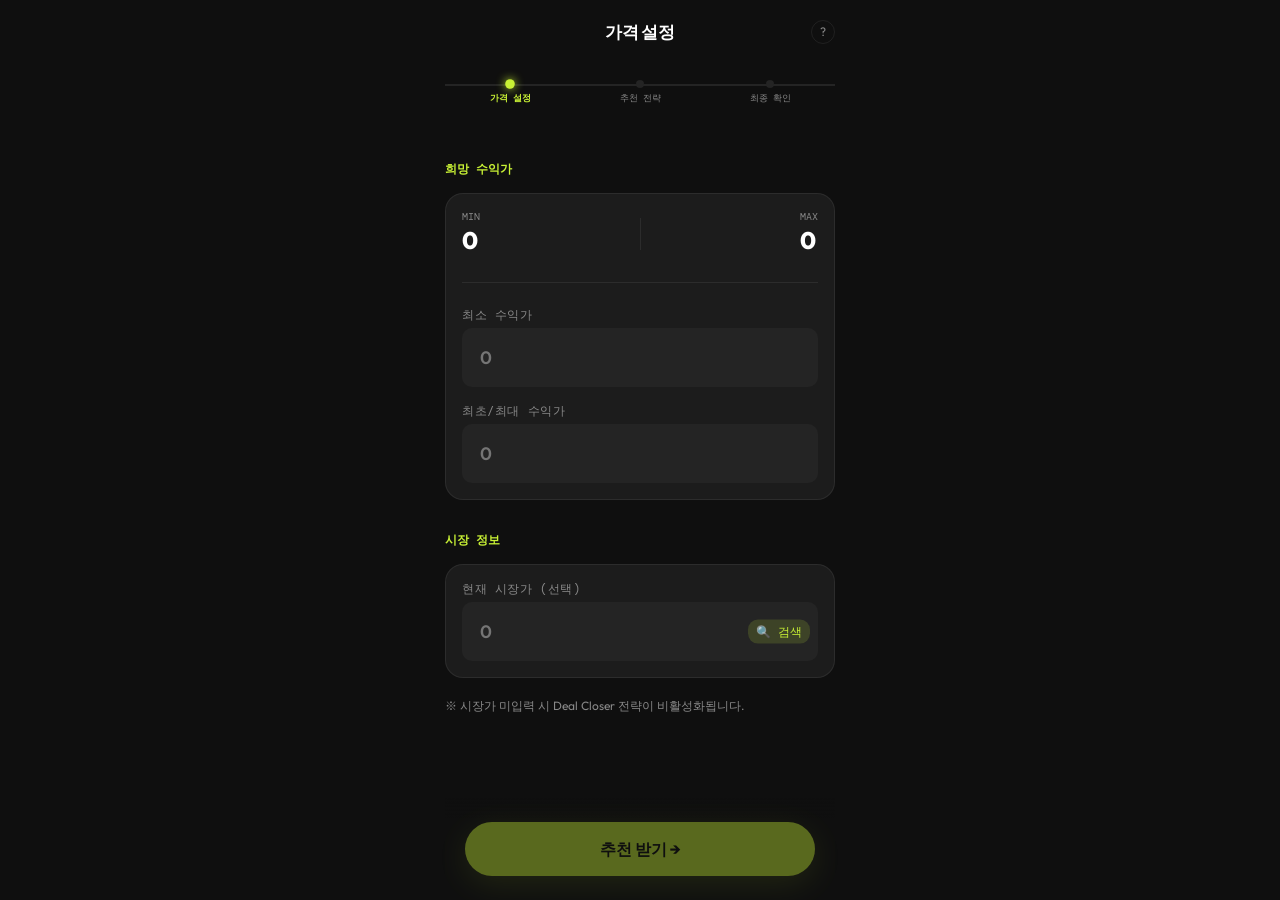
<file: index.html>
<!doctype html>
<html lang="ko">
  <head>
    <meta charset="UTF-8" />
    <meta
      name="viewport"
      content="width=device-width, initial-scale=1.0, maximum-scale=1.0, user-scalable=no"
    />
    <title>C2CPriceHelper - 가격 설정</title>
    <link rel="stylesheet" href="css/variables.css" />
    <link rel="stylesheet" href="css/reset.css" />
    <link rel="stylesheet" href="css/components/navigation.css" />
    <link rel="stylesheet" href="css/components/data-display.css" />
    <link rel="stylesheet" href="css/components/forms.css" />
    <link rel="stylesheet" href="css/screens/input.css" />
  </head>
  <body>
    <div id="app">
      <header class="header container">
        <div style="width: 24px"></div>
        <h1 class="header__title">가격 설정</h1>
        <button class="header__help">?</button>
      </header>

      <div id="stepper-root"></div>

      <main class="main container">
        <section class="section">
          <h2 class="section__title text-mono">희망 수익가</h2>
          <div class="range-card card">
            <div class="range-display">
              <div class="range-item">
                <span class="range-label text-mono">MIN</span>
                <span id="display-min" class="range-value text-bold">0</span>
              </div>
              <div class="range-divider"></div>
              <div class="range-item">
                <span class="range-label text-mono">MAX</span>
                <span id="display-max" class="range-value text-bold">0</span>
              </div>
            </div>

            <div class="input-stack">
              <div class="input-group">
                <label class="input-label" for="input-min">최소 수익가</label>
                <input
                  type="text"
                  id="input-min"
                  class="input-field"
                  placeholder="0"
                  inputmode="numeric"
                />
              </div>
              <div class="input-group">
                <label class="input-label" for="input-max"
                  >최초/최대 수익가</label
                >
                <input
                  type="text"
                  id="input-max"
                  class="input-field"
                  placeholder="0"
                  inputmode="numeric"
                />
              </div>
            </div>
          </div>
        </section>

        <section class="section">
          <h2 class="section__title text-mono">시장 정보</h2>
          <div class="market-card card">
            <div class="input-group">
              <label class="input-label" for="input-market"
                >현재 시장가 (선택)</label
              >
              <div class="market-input-wrapper">
                <input
                  type="text"
                  id="input-market"
                  class="input-field"
                  placeholder="0"
                  inputmode="numeric"
                />
                <button class="market-search-btn text-mono">🔍 검색</button>
              </div>
            </div>
          </div>
          <p class="helper-text text-secondary">
            ※ 시장가 미입력 시 Deal Closer 전략이 비활성화됩니다.
          </p>
        </section>

        <div id="error-toast" class="error-toast"></div>
      </main>

      <footer class="footer container">
        <button id="cta-recommend" class="btn btn--primary" disabled>
          추천 받기 →
        </button>
      </footer>
    </div>

    <script type="module" src="js/screens/input.js"></script>
  </body>
</html>
<!-- 어쩌구ㅈ저쩌구 -->
</file>
<file: css/variables.css>
:root {
  /* Color */
  --bg-dark: #0f0f0f;
  --bg-card: #1c1c1c;
  --bg-card2: #242424;
  --bg-light: #f7f6f2;
  --accent: #c8f135;
  --accent-glow: rgba(200, 241, 53, 0.22);
  --accent-dim: rgba(27, 67, 50, 0.15);
    /* On-Accent Tokens (Use these when background is --accent) */
  --on-accent-text:     #0f0f0f;
  --on-accent-dim:      rgba(255, 255, 255, 0.68);
  --on-accent-divider:  rgba(0, 0, 0, 0.15);
  --on-accent-down:     #008F11;

  --text-primary: #ffffff;
  --text-secondary: #888888;
  --text-dark: #0f0f0f;
  --divider-dark: rgba(255, 255, 255, 0.07);
  --divider-light: rgba(0, 0, 0, 0.07);
  --warn: #ffd600;
  --up: #FF6B6B;
  --down: #6BFF9E;

  /* Stepper */
  --stepper-dot-size: 8px;
  --stepper-line-h: 2px;
  --stepper-active: var(--accent);
  --stepper-inactive: var(--bg-card2);

  /* Border Radius */
  --r-sm: 10px;
  --r-md: 18px;
  --r-lg: 26px;
  --r-xl: 32px;
  --r-pill: 999px;

  /* Spacing */
  --sp-xs: 4px;
  --sp-sm: 8px;
  --sp-md: 16px;
  --sp-lg: 24px;
  --sp-xl: 32px;
  --screen-x: 20px;

  /* Shadow */
  --shadow-accent: 0 8px 32px rgba(200, 241, 53, 0.25);

  /* Typography */
  --f-sans: "Outfit", sans-serif;
  --f-mono: "DM Mono", monospace;
}
</file>
<file: css/components/navigation.css>
/* Header */
.header {
  height: 64px;
  display: flex;
  align-items: center;
  justify-content: space-between;
}

.header__back {
  display: flex;
  align-items: center;
  justify-content: center;
  width: 32px;
  height: 32px;
}

.header__title {
  font-size: 17px;
  font-weight: 700;
  letter-spacing: -0.02em;
  text-align: center;
  flex: 1;
}

.header__help {
  width: 24px;
  height: 24px;
  border: 1px solid var(--divider-dark);
  border-radius: 50%;
  font-size: 12px;
  color: var(--text-secondary);
  display: flex;
  align-items: center;
  justify-content: center;
}

/* Stepper */
.stepper {
  display: flex;
  justify-content: space-between;
  align-items: center;
  position: relative;
  width: 100%;
  padding: var(--sp-md) 0 var(--sp-xl);
}

.stepper::before {
  content: '';
  position: absolute;
  top: calc(var(--sp-md) + var(--stepper-dot-size) / 2);
  left: 0;
  right: 0;
  height: var(--stepper-line-h);
  background: var(--stepper-inactive);
  z-index: 1;
}

.stepper__item {
  display: flex;
  flex-direction: column;
  align-items: center;
  gap: var(--sp-xs);
  z-index: 2;
  flex: 1;
}

.stepper__dot {
  width: var(--stepper-dot-size);
  height: var(--stepper-dot-size);
  border-radius: 50%;
  background: var(--stepper-inactive);
  transition: all 0.3s;
}

.stepper__label {
  font-family: var(--f-mono);
  font-size: 9px;
  color: var(--text-secondary);
  text-transform: uppercase;
  white-space: nowrap;
}

.stepper__item--active .stepper__dot {
  background: var(--stepper-active);
  box-shadow: 0 0 8px var(--stepper-active);
  transform: scale(1.2);
}

.stepper__item--active .stepper__label {
  color: var(--stepper-active);
  font-weight: 700;
}

.stepper__item--completed .stepper__dot {
  background: var(--stepper-active);
}

/* Icons */
.icon-back {
  color: var(--text-secondary);
  font-size: 20px;
}

.icon-back::before {
  content: '←';
  margin-right: var(--sp-sm);
}
</file>
<file: css/components/data-display.css>
/* Cards */
.card {
  background-color: var(--bg-card);
  border-radius: var(--r-md);
  padding: var(--sp-md);
  border: 1px solid var(--divider-dark);
}

.card--accent {
  background-color: var(--accent);
  color: var(--text-dark);
  border: none;
  box-shadow: var(--shadow-accent);
}

/* Badges */
.badge {
  display: inline-flex;
  padding: var(--sp-xs) var(--sp-sm);
  border-radius: var(--r-pill);
  font-family: var(--f-mono);
  font-size: 10px;
  font-weight: 500;
  text-transform: uppercase;
}

.badge--accent {
  background-color: var(--accent-dim);
  color: var(--accent);
  border: 1px solid rgba(0, 0, 0, 0.1);
}

.card--accent .badge--accent {
  background-color: var(--on-accent-dim);
  color: var(--on-accent-text);
}

.badge--warn {
  background-color: rgba(255, 214, 0, 0.1);
  color: var(--warn);
}

/* Comparison Table */
.compare-table {
  width: 100%;
  border-collapse: collapse;
  font-size: 13px;
}

.compare-table th {
  text-align: left;
  padding: var(--sp-sm) var(--sp-xs);
  color: var(--text-secondary);
  border-bottom: 1px solid var(--divider-dark);
}

.compare-table td {
  padding: var(--sp-md) var(--sp-xs);
  border-bottom: 1px solid var(--divider-dark);
}

.row--highlight {
  background-color: var(--bg-card2);
}

.val--up { color: var(--up); }
.val--down { color: var(--down); }
.val--accent { color: var(--accent); font-weight: 700; }

/* Flow Diagram */
.flow-diagram {
  display: flex;
  align-items: center;
  justify-content: space-between;
  padding: var(--sp-md) 0;
}

.flow-box {
  flex: 1;
  background-color: var(--bg-card2);
  padding: var(--sp-sm);
  border-radius: var(--r-sm);
  text-align: center;
  font-size: 11px;
}

.flow-box--accent {
  background-color: var(--accent-dim);
  border: 1px solid var(--accent);
}

.flow-label {
  display: block;
  font-size: 8px;
  color: var(--text-secondary);
  margin-bottom: 4px;
}

.flow-arrow {
  padding: 0 var(--sp-xs);
  color: var(--text-secondary);
  font-size: 14px;
}

/* Lists and Items */
.edge-case-list {
  display: flex;
  flex-direction: column;
  gap: var(--sp-sm);
}

.edge-case-item {
  display: flex;
  gap: var(--sp-sm);
  font-size: 12px;
  line-height: 1.4;
  color: var(--text-secondary);
}

/* Typography Helpers */
.text-mono { font-family: var(--f-mono); }
.text-sans { font-family: var(--f-sans); }
.text-bold { font-weight: 800; }
.text-accent { color: var(--accent); }
.text-secondary { color: var(--text-secondary); }
</file>
<file: css/components/forms.css>
/* Buttons */
.btn {
  display: flex;
  align-items: center;
  justify-content: center;
  padding: var(--sp-md) var(--sp-lg);
  border-radius: var(--r-pill);
  font-family: var(--f-sans);
  font-weight: 700;
  transition: transform 0.2s, opacity 0.2s;
  width: 100%;
}

.btn:active {
  transform: scale(0.98);
}

.btn:disabled {
  opacity: 0.4;
  cursor: not-allowed;
}

.btn--primary {
  background-color: var(--accent);
  color: var(--text-dark);
  box-shadow: var(--shadow-accent);
}

.btn--secondary {
  background-color: var(--bg-card2);
  color: var(--text-primary);
}

/* Inputs */
.input-group {
  display: flex;
  flex-direction: column;
  gap: var(--sp-xs);
}

.input-label {
  font-family: var(--f-mono);
  font-size: 12px;
  color: var(--text-secondary);
  text-transform: uppercase;
  letter-spacing: 0.05em;
}

.input-field {
  background-color: var(--bg-card2);
  border: 2px solid transparent;
  border-radius: var(--r-sm);
  padding: var(--sp-md);
  font-size: 18px;
  font-weight: 600;
  color: var(--text-primary);
  transition: border-color 0.2s;
}

.input-field:focus {
  border-color: var(--accent);
}

.input-field--error {
  border-color: var(--up);
}
</file>
<file: css/screens/input.css>
/* Screen 1 specific styles */


.main {
  display: flex;
  flex-direction: column;
  gap: var(--sp-xl);
  padding-top: var(--sp-lg);
}

.section {
  display: flex;
  flex-direction: column;
  gap: var(--sp-md);
}

.section__title {
  font-size: 12px;
  color: var(--accent);
}

.range-display {
  display: flex;
  align-items: center;
  justify-content: space-between;
  margin-bottom: var(--sp-lg);
  padding-bottom: var(--sp-lg);
  border-bottom: 1px solid var(--divider-dark);
}

.range-item {
  display: flex;
  flex-direction: column;
}

.range-label {
  font-size: 10px;
  color: var(--text-secondary);
}

.range-value {
  font-size: 24px;
}

.range-divider {
  width: 1px;
  height: 32px;
  background-color: var(--divider-dark);
}

.input-stack {
  display: flex;
  flex-direction: column;
  gap: var(--sp-md);
}

.market-input-wrapper {
  position: relative;
  display: flex;
}

.market-input-wrapper .input-field {
  padding-right: 80px;
  width: 100%;
}

.market-search-btn {
  position: absolute;
  right: var(--sp-sm);
  top: 50%;
  transform: translateY(-50%);
  background-color: rgba(200, 241, 53, 0.15);
  color: var(--accent);
  padding: var(--sp-xs) var(--sp-sm);
  border-radius: var(--r-sm);
  font-size: 12px;
}

.input-field:-webkit-autofill + .market-search-btn {
  color: var(--text-dark);
  background-color: var(--accent-dim);
}

.input-field:autofill + .market-search-btn {
  color: var(--text-dark);
  background-color: var(--accent-dim);

}

.input-field:-internal-autofill-selected + .market-search-btn {
  color: var(--text-dark);
  background-color: var(--accent-dim);

}

.helper-text {
  font-size: 12px;
  margin-top: var(--sp-xs);
}

.footer {
  position: fixed;
  bottom: 0;
  left: 50%;
  transform: translateX(-50%);
  width: 100%;
  max-width: 390px;
  padding: var(--sp-lg) var(--screen-x);
  background: linear-gradient(to top, var(--bg-dark) 80%, transparent);
}

.error-toast {
  position: fixed;
  top: 80px;
  left: 50%;
  transform: translateX(-50%);
  background-color: var(--up);
  color: var(--text-primary);
  padding: var(--sp-sm) var(--sp-md);
  border-radius: var(--r-sm);
  font-size: 14px;
  font-weight: 600;
  opacity: 0;
  transition: opacity 0.3s;
  pointer-events: none;
  z-index: 100;
}
</file>
<file: css/screens/apply.css>
/* Screen 4 specific styles */


.main {
  display: flex;
  flex-direction: column;
  gap: var(--sp-xl);
  padding-bottom: 220px;
}

.hero-card {
  display: flex;
  flex-direction: column;
  align-items: center;
  gap: var(--sp-sm);
  padding: var(--sp-xl) var(--sp-md);
  margin-top: var(--sp-md);
}

.hero-card .strategy-name {
  font-size: 14px;
  font-family: var(--f-mono);
  background-color: var(--text-dark);
  color: var(--accent);
  padding: 4px 10px;
  border-radius: var(--r-pill);
}

.hero-card .main-val {
  font-size: 48px;
  line-height: 1;
}

.hero-card .sub-val {
  font-size: 14px;
  opacity: 0.8;
}

.section {
  display: flex;
  flex-direction: column;
  gap: var(--sp-md);
}

.section__title {
  font-size: 12px;
  color: var(--text-secondary);
}

.apply-list {
  display: flex;
  flex-direction: column;
  gap: var(--sp-sm);
}

.apply-item {
  display: flex;
  justify-content: space-between;
  align-items: center;
  padding: var(--sp-md);
  background-color: var(--bg-card);
  border-radius: var(--r-md);
  border: 1px solid var(--divider-dark);
}

.apply-item--highlight {
  border: 1.5px solid var(--accent);
  background-color: var(--accent-dim);
}

.apply-item--dim {
  background-color: transparent;
  border-color: transparent;
  padding-left: 0;
  padding-right: 0;
}

.apply-item--dim .apply-label,
.apply-item--dim .apply-value {
  color: var(--text-secondary);
}

.apply-info {
  display: flex;
  flex-direction: column;
  gap: 2px;
}

.apply-label {
  font-size: 10px;
  color: var(--text-secondary);
}

.apply-item--highlight .apply-label {
  color: var(--accent);
}

.apply-value {
  font-size: 18px;
}

.div-line {
  height: 1px;
  background-color: var(--divider-dark);
  margin: var(--sp-sm) 0;
}

.footer {
  position: fixed;
  bottom: 0;
  left: 50%;
  transform: translateX(-50%);
  width: 100%;
  max-width: 390px;
  padding: var(--sp-lg) var(--screen-x);
  background: var(--bg-dark);
  border-top: 1px solid var(--divider-dark);
  text-align: center;
}

.footer-hint {
  font-size: 11px;
  color: var(--text-secondary);
  margin-top: 16px;
}
</file>
<file: css/components.css>
/**
 * Reusable UI patterns following the design system.
 */

/* Containers */
.container {
  padding: 0 var(--screen-x);
  width: 100%;
}

/* Header */
.header {
  height: 64px;
  display: flex;
  align-items: center;
  justify-content: space-between;
}

.header__back {
  display: flex;
  align-items: center;
  justify-content: center;
  width: 32px;
  height: 32px;
}

.header__title {
  font-size: 17px;
  font-weight: 700;
  letter-spacing: -0.02em;
  text-align: center;
  flex: 1;
}

.header__help {
  width: 24px;
  height: 24px;
  border: 1px solid var(--divider-dark);
  border-radius: 50%;
  font-size: 12px;
  color: var(--text-secondary);
  display: flex;
  align-items: center;
  justify-content: center;
}

.card {
  background-color: var(--bg-card);
  border-radius: var(--r-md);
  padding: var(--sp-md);
  border: 1px solid var(--divider-dark);
}

.card--accent {
  background-color: var(--accent);
  color: var(--text-dark);
  border: none;
  box-shadow: var(--shadow-accent);
}

/* Stepper */
.stepper {
  display: flex;
  justify-content: space-between;
  align-items: center;
  position: relative;
  width: 100%;
  padding: var(--sp-md) 0 var(--sp-xl);
}

.stepper::before {
  content: '';
  position: absolute;
  top: calc(var(--sp-md) + var(--stepper-dot-size) / 2);
  left: 0;
  right: 0;
  height: var(--stepper-line-h);
  background: var(--stepper-inactive);
  z-index: 1;
}

.stepper__item {
  display: flex;
  flex-direction: column;
  align-items: center;
  gap: var(--sp-xs);
  z-index: 2;
  flex: 1;
}

.stepper__dot {
  width: var(--stepper-dot-size);
  height: var(--stepper-dot-size);
  border-radius: 50%;
  background: var(--stepper-inactive);
  transition: all 0.3s;
}

.stepper__label {
  font-family: var(--f-mono);
  font-size: 9px;
  color: var(--text-secondary);
  text-transform: uppercase;
  white-space: nowrap;
}

.stepper__item--active .stepper__dot {
  background: var(--stepper-active);
  box-shadow: 0 0 8px var(--stepper-active);
  transform: scale(1.2);
}

.stepper__item--active .stepper__label {
  color: var(--stepper-active);
  font-weight: 700;
}

.stepper__item--completed .stepper__dot {
  background: var(--stepper-active);
}

/* Buttons */
.btn {
  display: flex;
  align-items: center;
  justify-content: center;
  padding: var(--sp-md) var(--sp-lg);
  border-radius: var(--r-pill);
  font-family: var(--f-sans);
  font-weight: 700;
  transition: transform 0.2s, opacity 0.2s;
  width: 100%;
}

.btn:active {
  transform: scale(0.98);
}

.btn:disabled {
  opacity: 0.4;
  cursor: not-allowed;
}

.btn--primary {
  background-color: var(--accent);
  color: var(--text-dark);
  box-shadow: var(--shadow-accent);
}

.btn--secondary {
  background-color: var(--bg-card2);
  color: var(--text-primary);
}

/* Inputs */
.input-group {
  display: flex;
  flex-direction: column;
  gap: var(--sp-xs);
}

.input-label {
  font-family: var(--f-mono);
  font-size: 12px;
  color: var(--text-secondary);
  text-transform: uppercase;
  letter-spacing: 0.05em;
}

.input-field {
  background-color: var(--bg-card2);
  border: 2px solid transparent;
  border-radius: var(--r-sm);
  padding: var(--sp-md);
  font-size: 18px;
  font-weight: 600;
  color: var(--text-primary);
  transition: border-color 0.2s;
}

.input-field:focus {
  border-color: var(--accent);
}

.input-field--error {
  border-color: var(--up);
}

/* Badges */
.badge {
  display: inline-flex;
  padding: var(--sp-xs) var(--sp-sm);
  border-radius: var(--r-pill);
  font-family: var(--f-mono);
  font-size: 10px;
  font-weight: 500;
  text-transform: uppercase;
}

.badge--accent {
  background-color: var(--accent-dim);
  color: var(--accent);
  border: 1px solid rgba(0, 0, 0, 0.1); /* 미세한 테두리 추가 */
}

/* 강조 카드 내의 배지 스타일 최적화 */
.card--accent .badge--accent {
  background-color: var(--on-accent-dim);
  color: var(--on-accent-text);
}

.badge--warn {
  background-color: rgba(255, 214, 0, 0.1);
  color: var(--warn);
}

/* Typography Helpers */
.text-mono { font-family: var(--f-mono); }
.text-sans { font-family: var(--f-sans); }
.text-bold { font-weight: 800; }
.text-accent { color: var(--accent); }
.text-secondary { color: var(--text-secondary); }

/* Icons (Simplistic CSS Icons) */
.icon-back {
  color: var(--text-secondary);
  font-size: 20px;
}

.icon-back::before {
  content: '←';
  margin-right: var(--sp-sm);
}

/* Comparison Table Component */
.compare-table {
  width: 100%;
  border-collapse: collapse;
  font-size: 13px;
}

.compare-table th {
  text-align: left;
  padding: var(--sp-sm) var(--sp-xs);
  color: var(--text-secondary);
  border-bottom: 1px solid var(--divider-dark);
}

.compare-table td {
  padding: var(--sp-md) var(--sp-xs);
  border-bottom: 1px solid var(--divider-dark);
}

.row--highlight {
  background-color: var(--bg-card2);
}

.val--up { color: var(--up); }
.val--down { color: var(--down); }
.val--accent { color: var(--accent); font-weight: 700; }

/* Flow Diagram Component */
.flow-diagram {
  display: flex;
  align-items: center;
  justify-content: space-between;
  padding: var(--sp-md) 0;
}

.flow-box {
  flex: 1;
  background-color: var(--bg-card2);
  padding: var(--sp-sm);
  border-radius: var(--r-sm);
  text-align: center;
  font-size: 11px;
}

.flow-box--accent {
  background-color: var(--accent-dim);
  border: 1px solid var(--accent);
}

.flow-label {
  display: block;
  font-size: 8px;
  color: var(--text-secondary);
  margin-bottom: 4px;
}

.flow-arrow {
  padding: 0 var(--sp-xs);
  color: var(--text-secondary);
  font-size: 14px;
}

.edge-case-list {
  display: flex;
  flex-direction: column;
  gap: var(--sp-sm);
}

.edge-case-item {
  display: flex;
  gap: var(--sp-sm);
  font-size: 12px;
  line-height: 1.4;
  color: var(--text-secondary);
}
</file>
<file: css/screens/compare.css>
/* Screen 3 specific styles */

.header {
  height: 64px;
  display: flex;
  align-items: center;
  justify-content: space-between;
}

.main {
  display: flex;
  flex-direction: column;
  gap: var(--sp-xl);
  padding-bottom: 40px;
}

.section {
  display: flex;
  flex-direction: column;
  gap: var(--sp-sm);
}

.section__title {
  font-size: 12px;
  color: var(--text-secondary);
}

.table-card {
  padding: 0;
  overflow: hidden;
}

.compare-table {
  width: 100%;
  border-collapse: collapse;
  font-size: 11px;
}

.compare-table th {
  text-align: left;
  padding: var(--sp-md) var(--sp-sm);
  background-color: var(--bg-card2);
  color: var(--text-secondary);
}

.compare-table td {
  padding: var(--sp-md) var(--sp-sm);
  border-bottom: 1px solid var(--divider-dark);
}

.row--highlight {
  background-color: var(--accent-dim);
}

.row--highlight td:first-child {
  color: var(--accent);
  font-weight: 700;
}

.val--up { color: var(--up); }
.val--down { color: var(--down); }
.val--accent { color: var(--accent); }

/* Flow Diagram */
.flow-diagram {
  display: flex;
  align-items: center;
  justify-content: space-between;
  padding: var(--sp-md) 0;
}

.flow-box {
  flex: 1;
  display: flex;
  flex-direction: column;
  align-items: center;
  gap: 4px;
}

.flow-box p {
  font-size: 10px;
  text-align: center;
}

.flow-label {
  font-size: 9px;
  color: var(--text-secondary);
}

.flow-box--accent .flow-label {
  color: var(--accent);
}

.flow-arrow {
  color: var(--divider-dark);
  font-size: 12px;
}

/* Edge Cases */
.edge-case-list {
  display: flex;
  flex-direction: column;
  gap: var(--sp-md);
}

.edge-case-item {
  display: flex;
  gap: var(--sp-sm);
  padding: var(--sp-md);
  background-color: var(--bg-card);
  border-radius: var(--r-md);
  border: 1px solid var(--divider-dark);
}

.edge-case-item p {
  font-size: 12px;
  color: var(--text-secondary);
}

.edge-icon { font-size: 14px; }
</file>
<file: css/screens/result.css>
/* Screen 2 specific styles */


.summary-bar {
  display: flex;
  gap: var(--sp-sm);
  overflow-x: auto;
  padding: var(--sp-md) 0;
  scrollbar-width: none;
}

.summary-bar::-webkit-scrollbar { display: none; }

.chip {
  background-color: var(--bg-card2);
  padding: var(--sp-xs) var(--sp-md);
  border-radius: var(--r-pill);
  font-size: 11px;
  white-space: nowrap;
  color: var(--text-secondary);
}

.chip b { color: var(--text-primary); }

.strategy-list {
  display: flex;
  flex-direction: column;
  gap: var(--sp-lg);
  padding-bottom: 100px;
}

.strategy-card {
  display: flex;
  flex-direction: column;
  gap: var(--sp-md);
  position: relative;
  transition: transform 0.2s;
}

.strategy-card--disabled {
  opacity: 0.5;
  filter: grayscale(1);
}

.strategy-card__header {
  display: flex;
  justify-content: space-between;
  align-items: flex-start;
}

.strategy-name {
  font-size: 14px;
  font-weight: 700;
}

.fee-info {
  display: flex;
  flex-direction: column;
  align-items: flex-end;
  gap: 2px;
}

.fee-row {
  font-size: 12px;
  font-family: var(--f-mono);
}

.price-display {
  padding: var(--sp-md) 0;
}

.price-label {
  font-size: 12px;
  color: var(--text-secondary);
  display: block;
}

.price-value {
  font-size: 32px;
  color: var(--text-primary);
}

.card--accent .price-label,
.card--accent .price-value,
.card--accent .stat-label {
  color: var(--on-accent-text);
}

.card--accent .stats-grid {
  border-top-color: var(--on-accent-divider);
}

.stats-grid {
  display: grid;
  grid-template-columns: 1fr 1fr 1fr;
  gap: var(--sp-sm);
  padding-top: var(--sp-md);
  border-top: 1px solid var(--divider-dark);
}

.stat-item {
  display: flex;
  flex-direction: column;
  gap: 2px;
}

.stat-label {
  font-size: 10px;
  font-family: var(--f-mono);
  color: var(--text-secondary);
}

.stat-value {
  font-size: 13px;
  font-weight: 700;
}

.competitiveness--up { color: var(--up); }
.competitiveness--perfect { color: var(--accent); }
.competitiveness--down { color: var(--down); }

.card--accent .competitiveness--down {
  color: var(--on-accent-down);
}

.compare-toggle {
  text-align: center;
  padding: var(--sp-xl) 0;
}

.badge-top {
  position: absolute;
  top: -8px;
  right: var(--sp-md);
}

.error-msg {
  font-size: 12px;
  color: var(--text-secondary);
  text-align: center;
  padding: var(--sp-md);
}
</file>
